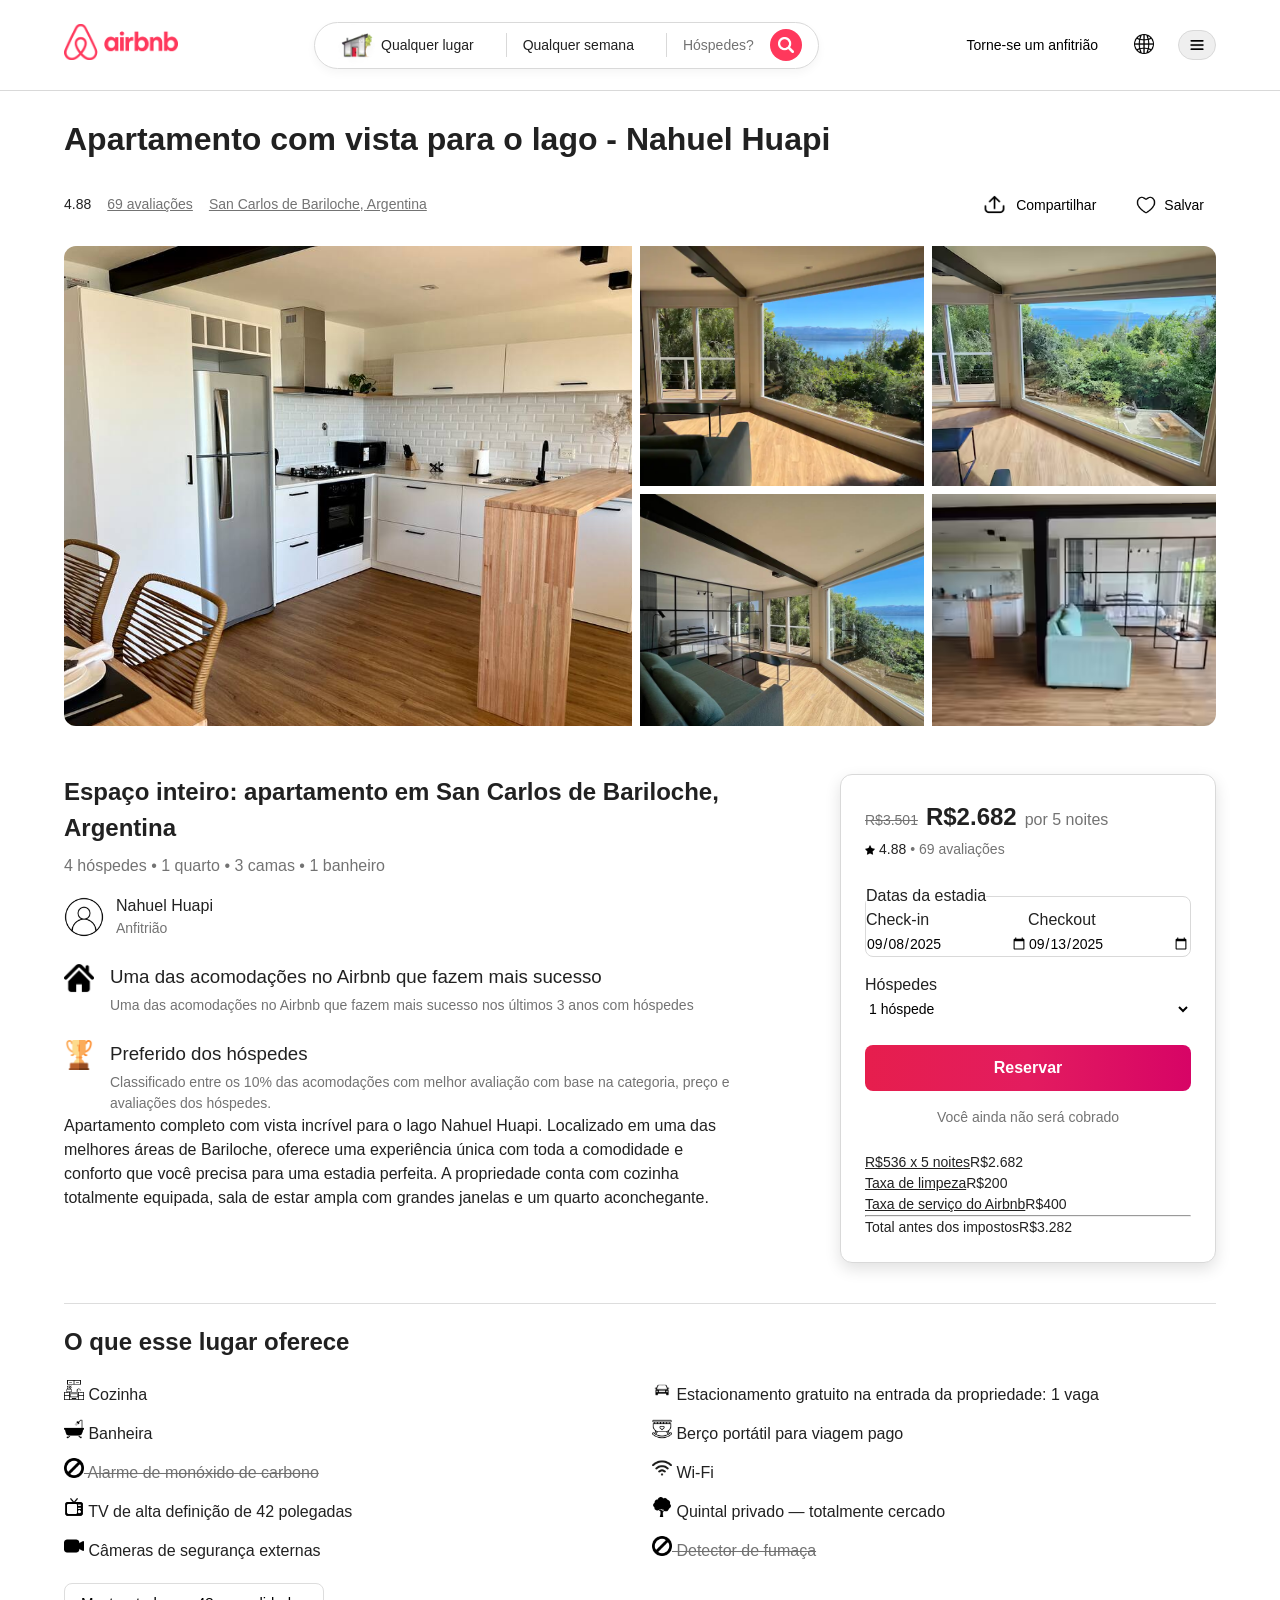
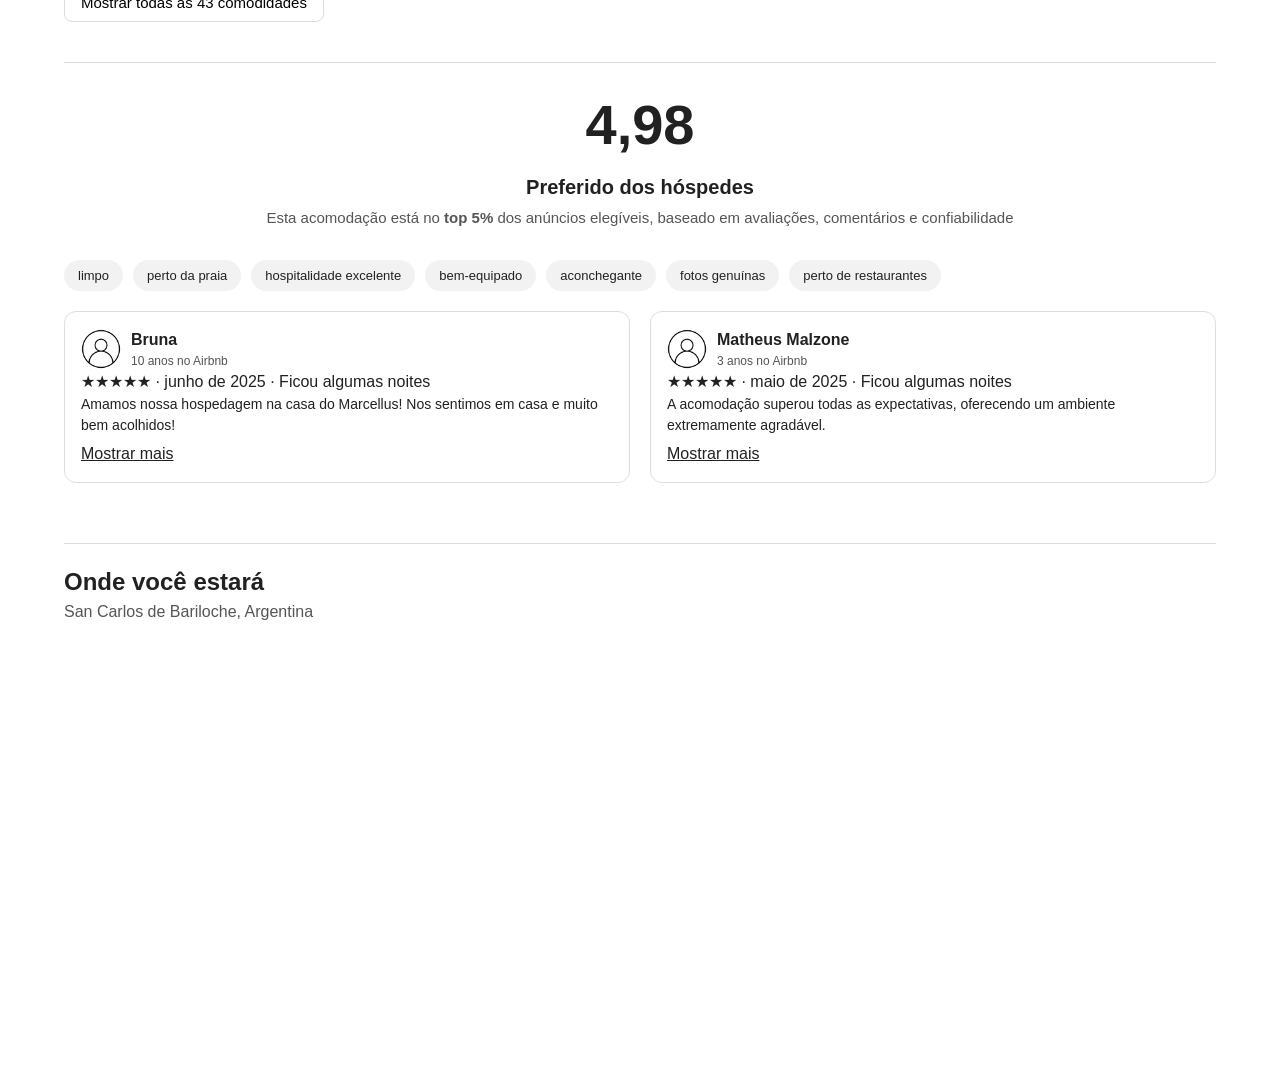
<file: index.html>
<!DOCTYPE html>
<html lang="pt-BR">
<head>
  <meta charset="UTF-8">
  <meta name="viewport" content="width=device-width, initial-scale=1.0">
  <title>Apartamento com vista para o lago - Nahuel Huapi</title>
  <meta name="description" content="Apartamento completo com vista incrível para o lago Nahuel Huapi em San Carlos de Bariloche, Argentina">
  <link rel="icon" type="image/png" href="./img/logoTopo.png">
  <link rel="stylesheet" href="./css/style.css">
</head>
<body>
  <header class="cabecalho">
    <div class="container-airbnb">
      <div class="conteudo-cabecalho">
        <div class="logo">
          <img src="./img/logo.png" alt="Logo Airbnb">
        </div>

        <nav class="barra-pesquisa" aria-label="Pesquisar imóveis">
          <div class="conteudo-pesquisa">
            <img src="img/nav_casa.png" style="width: 50px;" alt="Ícone de casa">
            <span class="item-pesquisa">Qualquer lugar</span>
            <span class="divisor-pesquisa"></span>
            <span class="item-pesquisa">Qualquer semana</span>
            <span class="divisor-pesquisa"></span>
            <span class="item-pesquisa-suave">Hóspedes?</span>
            <button class="botao-pesquisa" aria-label="Buscar">
              <img src="img/search_logo.png" alt="Ícone de lupa para busca">
            </button>
          </div>
        </nav>

        <div class="cabecalho-direita">
          <button class="botao-anfitriao">Torne-se um anfitrião</button>
          <button class="botao-icone" aria-label="Selecionar idioma">
            <img src="img/globo.png" style="width: 20px;" alt="Ícone de globo terrestre">
          </button>
          <button class="menu-perfil" aria-label="Menu do usuário">
            <img src="img/menu.png" style="width: 20px;" alt="Ícone de menu">
          </button>
        </div>
      </div>
    </div>
  </header>

  <main class="container-airbnb conteudo-principal">
    <header class="cabecalho-imovel">
      <h1 class="titulo-imovel">Apartamento com vista para o lago - Nahuel Huapi</h1>
      <div class="meta-imovel">
        <div class="informacoes-imovel">
          <output class="avaliacao" aria-label="Nota de avaliação">4.88</output>
          <a href="#avaliacoes" class="link-avaliacoes">69 avaliações</a>
          <p class="link-localizacao">San Carlos de Bariloche, Argentina</p>
        </div>
        <div class="acoes-imovel">
          <button class="botao-acao">
            <img src="img/compartilhar.png" style="width: 27px;" alt="Ícone compartilhar">
            Compartilhar
          </button>
          <button class="botao-acao">
            <img src="img/coracao.png" style="width: 20px;" alt="Ícone coração salvar">
            Salvar
          </button>
        </div>
      </div>
    </header>

    <section class="grade-fotos" aria-label="Galeria de imagens do imóvel">
      <figure class="foto-principal">
        <img src="./img/img1.png" alt="Cozinha moderna com vista para o lago">
      </figure>
      <figure class="item-foto foto2">
        <img src="./img/img2.png" alt="Sala de estar aconchegante">
      </figure>
      <figure class="item-foto foto3">
        <img src="./img/img3.png" alt="Sacada com vista panorâmica para o lago">
      </figure>
      <figure class="item-foto foto4">
        <img src="./img/img4.png" alt="Cozinha equipada com eletrodomésticos">
      </figure>
      <figure class="item-foto foto5">
        <img src="./img/img5.png" alt="Cozinha integrada à sala de estar">
      </figure>
    </section>

    <section class="grade-conteudo">
      <article class="lado-esquerdo">
        <section class="detalhes-imovel">
          <h2 class="titulo-secao">Espaço inteiro: apartamento em San Carlos de Bariloche, Argentina</h2>
          <p class="especificacoes-imovel">4 hóspedes • 1 quarto • 3 camas • 1 banheiro</p>
        </section>

        <section class="caracteristicas">
          <div class="informacoes-anfitriao">
            <div class="usuario-avaliacao">
              <img src="./img/user.png" alt="Avatar do anfitrião">
            </div>
            <div class="detalhes-anfitriao">
              <p class="nome-anfitriao">Nahuel Huapi</p>
              <p class="rotulo-anfitriao">Anfitrião</p>
            </div>
          </div>
          <article class="item-caracteristica">
            <img src="./img/home.png" style="width: 30px;" alt="Ícone de casa">
            <div>
              <h3 class="titulo-caracteristica">Uma das acomodações no Airbnb que fazem mais sucesso</h3>
              <p class="descricao-caracteristica">Uma das acomodações no Airbnb que fazem mais sucesso nos últimos 3 anos com hóspedes</p>
            </div>
          </article>
          <article class="item-caracteristica">
            <img src="./img/taca.png" style="width: 30px;" alt="Ícone de taça de prêmio">
            <div>
              <h3 class="titulo-caracteristica">Preferido dos hóspedes</h3>
              <p class="descricao-caracteristica">Classificado entre os 10% das acomodações com melhor avaliação com base na categoria, preço e avaliações dos hóspedes.</p>
            </div>
          </article>
        </section>

        <section class="descricao">
          <p>
            Apartamento completo com vista incrível para o lago Nahuel Huapi. Localizado em uma das melhores áreas de Bariloche, oferece uma experiência única com toda a comodidade e conforto que você precisa para uma estadia perfeita. A propriedade conta com cozinha totalmente equipada, sala de estar ampla com grandes janelas e um quarto aconchegante.
          </p>
        </section>
      </article>

      <aside class="cartao-reserva" aria-label="Reserva do imóvel">
        <header class="cabecalho-preco">
          <div class="linha-preco">
            <s class="preco-antigo">R$3.501</s>
            <strong class="preco-atual">R$2.682</strong>
            <span class="periodo-preco">por 5 noites</span>
          </div>
          <div class="linha-avaliacao">
            <img src="./img/star.png" style="width: 10px;" alt="Ícone estrela">
            <output class="nota-avaliacao">4.88</output>
            <span class="avaliacoes-quantidade">• 69 avaliações</span>
          </div>
        </header>

        <form class="formulario-reserva">
          <fieldset class="inputs-data">
            <legend>Datas da estadia</legend>
            <label>Check-in
              <input type="date" value="2025-09-08" class="campo-data">
            </label>
            <label>Checkout
              <input type="date" value="2025-09-13" class="campo-data">
            </label>
          </fieldset>

          <label>Hóspedes
            <select class="campo-hospedes">
              <option value="1">1 hóspede</option>
              <option value="2">2 hóspedes</option>
              <option value="3">3 hóspedes</option>
              <option value="4">4 hóspedes</option>
            </select>
          </label>
        </form>

        <button class="botao-reservar">Reservar</button>
        <p class="texto-sem-cobranca">Você ainda não será cobrado</p>

        <section class="detalhes-preco">
          <p><span class="rotulo-preco">R$536 x 5 noites</span><span class="valor-preco">R$2.682</span></p>
          <p><span class="rotulo-preco">Taxa de limpeza</span><span class="valor-preco">R$200</span></p>
          <p><span class="rotulo-preco">Taxa de serviço do Airbnb</span><span class="valor-preco">R$400</span></p>
          <hr>
          <p class="total"><span>Total antes dos impostos</span><span class="valor-preco">R$3.282</span></p>
        </section>
      </aside>
    </section>

    <section class="comodidades">
      <h2>O que esse lugar oferece</h2>
      <ul class="grade-comodidades">
        <li><img src="./img/cozinha.png" style="width: 20px;" alt="Ícone cozinha"> Cozinha</li>
        <li><img src="./img/car.png" style="width: 20px;" alt="Ícone carro estacionamento"> Estacionamento gratuito na entrada da propriedade: 1 vaga</li>
        <li><img src="./img/banheira.png" style="width: 20px;" alt="Ícone banheira"> Banheira</li>
        <li><img src="./img/berco.png" style="width: 20px;" alt="Ícone berço"> Berço portátil para viagem pago</li>
        <li class="indisponivel"><img src="./img/block.png" style="width: 20px;" alt="Ícone de item indisponível"> Alarme de monóxido de carbono</li>
        <li><img src="./img/wifi.png" style="width: 20px;" alt="Ícone Wi-Fi"> Wi-Fi</li>
        <li><img src="./img/tv.png" style="width: 20px;" alt="Ícone TV"> TV de alta definição de 42 polegadas</li>
        <li><img src="./img/arvore.png" style="width: 20px;" alt="Ícone árvore quintal"> Quintal privado — totalmente cercado</li>
        <li><img src="./img/camera-de-video.png" style="width: 20px;" alt="Ícone câmera de segurança"> Câmeras de segurança externas</li>
        <li class="indisponivel"><img src="./img/block.png" style="width: 20px;" alt="Ícone de item indisponível"> Detector de fumaça</li>
      </ul>
      <button class="botao-mostrar-tudo">Mostrar todas as 43 comodidades</button>
    </section>

    <section class="secao-avaliacoes" id="avaliacoes">
      <header class="cabecalho-avaliacoes">
        <h2 class="nota-avaliacoes">4,98</h2>
        <p class="subtitulo-avaliacoes">Preferido dos hóspedes</p>
        <p class="descricao-avaliacoes">
          Esta acomodação está no <b>top 5%</b> dos anúncios elegíveis, baseado em avaliações,
          comentários e confiabilidade
        </p>
      </header>

      <div class="tags-avaliacoes">
        <span>limpo</span>
        <span>perto da praia</span>
        <span>hospitalidade excelente</span>
        <span>bem-equipado</span>
        <span>aconchegante</span>
        <span>fotos genuínas</span>
        <span>perto de restaurantes</span>
      </div>

      <div class="grade-avaliacoes">
        <article class="cartao-avaliacao">
          <header class="usuario-avaliacao">
            <img src="./img/user.png" alt="Foto de perfil de Bruna">
            <div>
              <p class="nome-usuario">Bruna</p>
              <p class="meta-usuario">10 anos no Airbnb</p>
            </div>
          </header>
          <p class="data-avaliacao">★★★★★ · junho de 2025 · Ficou algumas noites</p>
          <blockquote class="texto-avaliacao">
            Amamos nossa hospedagem na casa do Marcellus! Nos sentimos em casa e muito bem acolhidos!
          </blockquote>
          <a class="mostrar-mais" href="#">Mostrar mais</a>
        </article>

        <article class="cartao-avaliacao">
          <header class="usuario-avaliacao">
            <img src="./img/user.png" alt="Foto de perfil de Matheus Malzone">
            <div>
              <p class="nome-usuario">Matheus Malzone</p>
              <p class="meta-usuario">3 anos no Airbnb</p>
            </div>
          </header>
          <p class="data-avaliacao">★★★★★ · maio de 2025 · Ficou algumas noites</p>
          <blockquote class="texto-avaliacao">
            A acomodação superou todas as expectativas, oferecendo um ambiente extremamente agradável.
          </blockquote>
          <a class="mostrar-mais" href="#">Mostrar mais</a>
        </article>
      </div>
    </section>

    <section class="localizacao">
      <h2>Onde você estará</h2>
      <p>San Carlos de Bariloche, Argentina</p>
      <div class="mapa">
        <iframe src="https://www.google.com/maps/embed?pb=!1m18!1m12!1m3!1d192948.50272679026!2d-71.65351771319361!3d-40.91968464747625!2m3!1f0!2f0!3f0!3m2!1i1024!2i768!4f13.1!3m3!1m2!1s0x961a79801a3bf193%3A0x68e6af8aed3dbc6c!2sLago%20Nahuel%20Huapi!5e0!3m2!1spt-BR!2sbr!4v1757284327542!5m2!1spt-BR!2sbr" width="100%" height="450" style="border:0;" allowfullscreen="" loading="lazy" referrerpolicy="no-referrer-when-downgrade" title="Mapa mostrando a localização do Lago Nahuel Huapi"></iframe>
      </div>
    </section>
  </main>
</body>
</html>
</file>
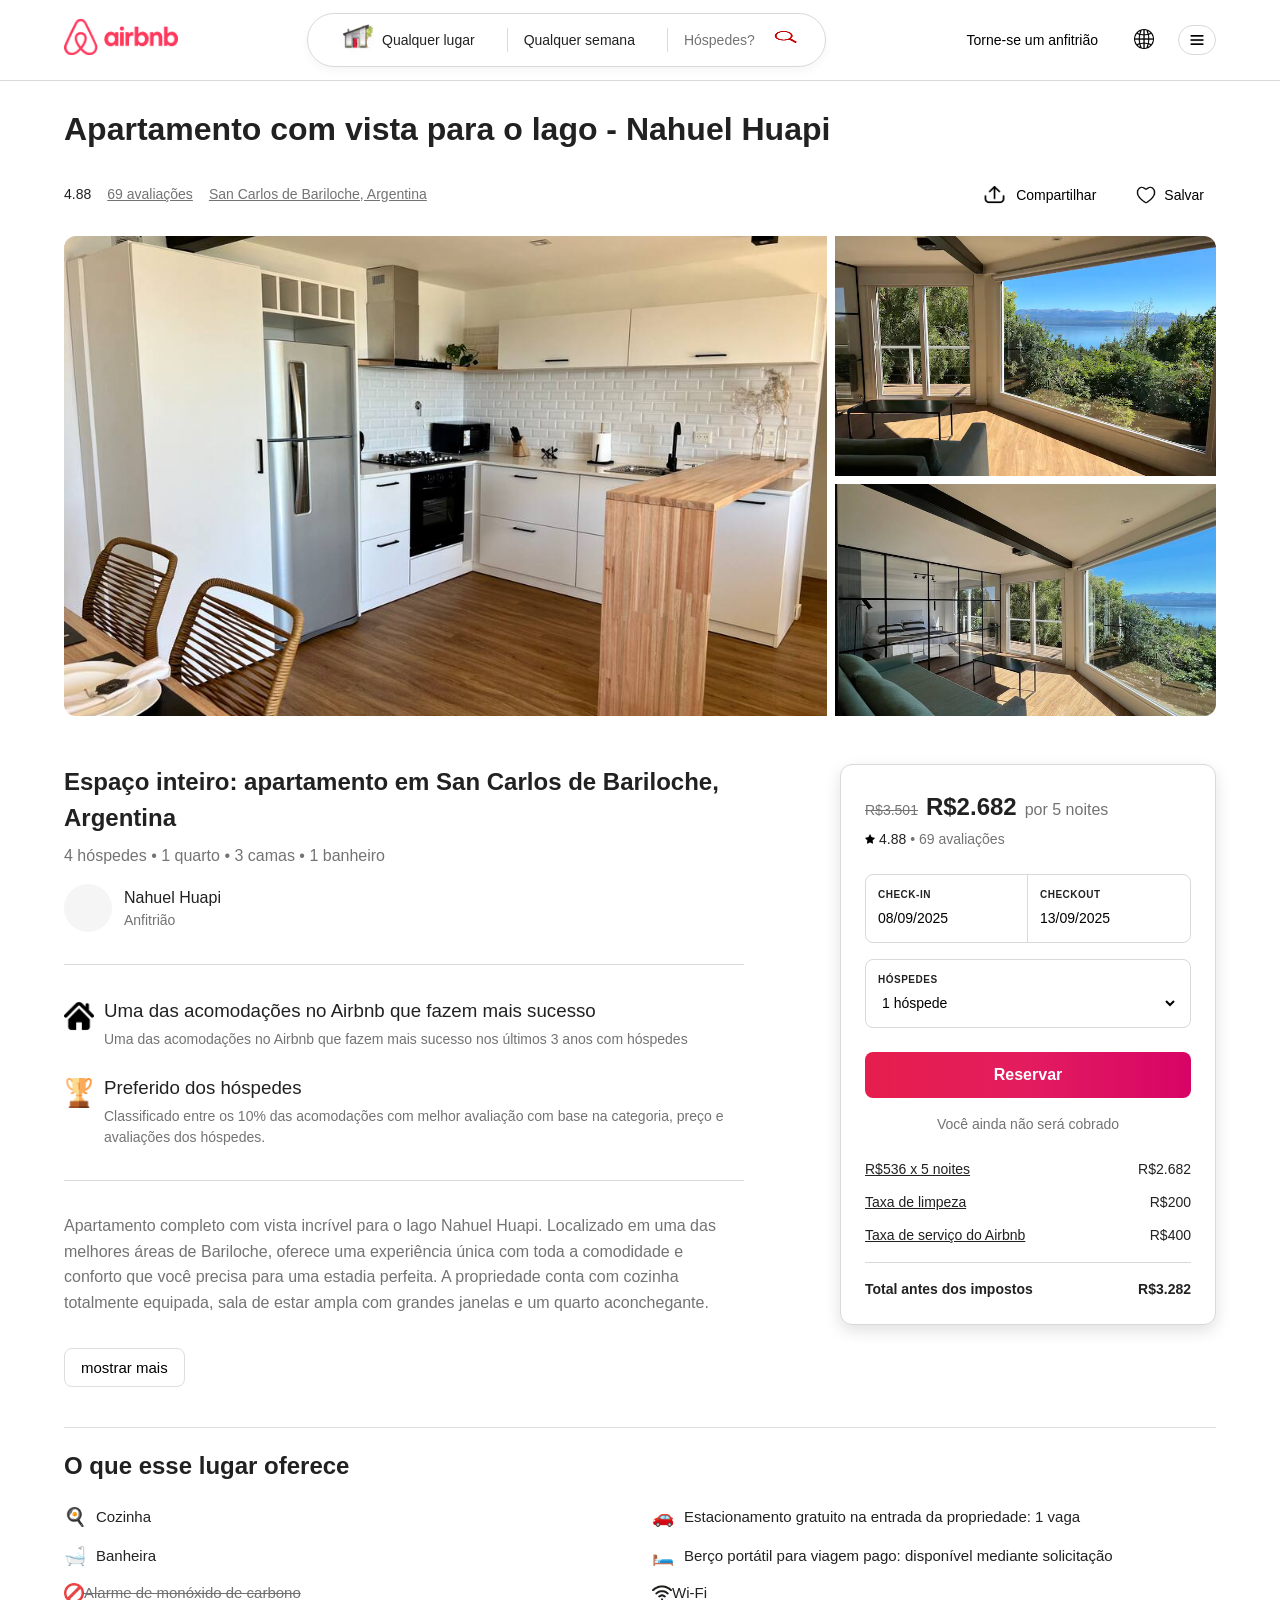
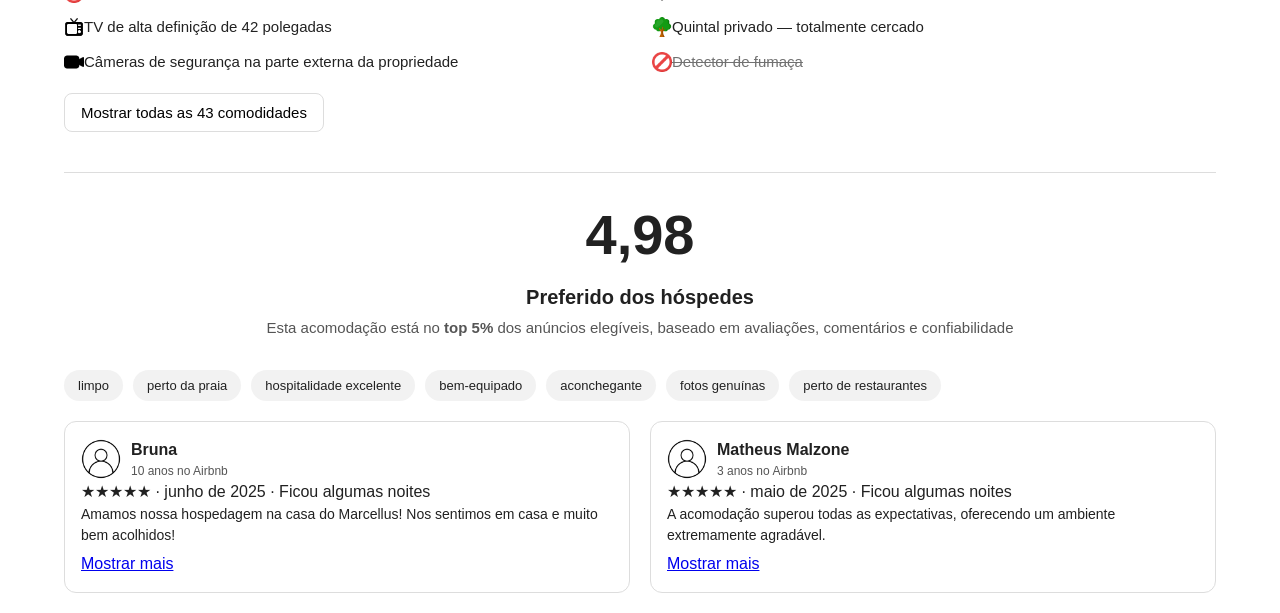
<file: Downloads/cp-airbnb-main/index.html>
<!DOCTYPE html>
<html lang="pt-BR">
<head>
  <meta charset="UTF-8">
  <meta name="viewport" content="width=device-width, initial-scale=1.0">
  <title>Apartamento com vista para o lago - Nahuel Huapi</title>
  <meta name="description" content="Apartamento completo com vista incrível para o lago Nahuel Huapi em San Carlos de Bariloche, Argentina">
  <link rel="stylesheet" href="./css/style.css">
</head>
<body>
  <header class="cabecalho">
    <div class="container-airbnb">
      <div class="conteudo-cabecalho">
        <div class="logo">
          <img src="./img/logo.png" alt="">
        </div>
        <div class="barra-pesquisa">
          <div class="conteudo-pesquisa">
            <div> <img src="img/nav_casa.png" style="width: 50px;"  alt="casa"></div>
            <span class="item-pesquisa">Qualquer lugar</span>
            <div class="divisor-pesquisa"></div>
            <span class="item-pesquisa">Qualquer semana</span>
            <div class="divisor-pesquisa"></div>
            <span class="item-pesquisa-suave">Hóspedes?</span>
            <div class="botao-pesquisa">
              <img src="img/lupa-removebg-preview.png" style="width: 30px;" alt="lupa">
            </div>
          </div>
        </div>
        <div class="cabecalho-direita">
          <button class="botao-anfitriao">Torne-se um anfitrião</button>
          <button class="botao-icone">
            <img src="img/globo.png"  style="width: 20px;"  alt="globo">
          </button>
          <div class="menu-perfil">
            <img src="img/menu.png" style="width: 20px;"  alt="menu">
          </div>
        </div>
      </div>
    </div>
  </header>

  <main class="container-airbnb conteudo-principal">
    <div class="cabecalho-imovel">
      <h1 class="titulo-imovel">Apartamento com vista para o lago - Nahuel Huapi</h1>
      <div class="meta-imovel">
        <div class="informacoes-imovel">
          <div class="avaliacao">
            <span class="nota-avaliacao">4.88</span>
          </div>
          <span class="link-avaliacoes">69 avaliações</span>
          <span class="link-localizacao">San Carlos de Bariloche, Argentina</span>
        </div>
        <div class="acoes-imovel">
          <button class="botao-acao">
            <img src="img/compartilhar.png" style="width: 27px;" alt="compartilhar">
            Compartilhar
          </button>
          <button class="botao-acao">
            <img src="img/coracao.png" style="width: 20px;"  alt="heart">
            Salvar
          </button>
        </div>
      </div>
    </div>

    <div class="grade-fotos">
      <div class="foto-principal">
        <img src="./img/img1.png" alt="Modern kitchen with lake view">
      </div>
      <div class="item-foto foto2">
        <img src="./img/img2.png" alt="Living room">
      </div>
      <div class="item-foto foto3">
        <img src="./img/img3.png" alt="Balcony">
      </div>
    </div>

    <div class="grade-conteudo">
      <div class="lado-esquerdo">
        <div class="secao detalhes-imovel">
          <h2 class="titulo-secao">Espaço inteiro: apartamento em San Carlos de Bariloche, Argentina</h2>
          <p class="especificacoes-imovel">4 hóspedes • 1 quarto • 3 camas • 1 banheiro</p>
          <div class="informacoes-anfitriao">
            <div class="avatar-anfitriao"></div>
            <div class="detalhes-anfitriao">
              <p class="nome-anfitriao">Nahuel Huapi</p>
              <p class="rotulo-anfitriao">Anfitrião</p>
            </div>
          </div>
        </div>

        <div class="secao caracteristicas">
          <div class="item-caracteristica">
            <div class="icone-caracteristica">
              <img src="./img/home.png"  style="width: 30px;" alt="home">
            </div>
            <div class="conteudo-caracteristica">
              <h3 class="titulo-caracteristica">Uma das acomodações no Airbnb que fazem mais sucesso</h3>
              <p class="descricao-caracteristica">Uma das acomodações no Airbnb que fazem mais sucesso nos últimos 3 anos com hóspedes</p>
            </div>
          </div>
          <div class="item-caracteristica">
            <div class="icone-caracteristica">
              <img src="./img/taca.png" style="width: 30px;" alt="taça">
            </div>
            <div class="conteudo-caracteristica">
              <h3 class="titulo-caracteristica">Preferido dos hóspedes</h3>
              <p class="descricao-caracteristica">Classificado entre os 10% das acomodações com melhor avaliação com base na categoria, preço e avaliações dos hóspedes.</p>
            </div>
          </div>
        </div>

        <div class="secao descricao">
          <p class="texto-descricao">
            Apartamento completo com vista incrível para o lago Nahuel Huapi. Localizado em uma das melhores áreas de Bariloche, oferece uma experiência única com toda a comodidade e conforto que você precisa para uma estadia perfeita. A propriedade conta com cozinha totalmente equipada, sala de estar ampla com grandes janelas e um quarto aconchegante.
          </p>
        </div>
      </div>

      <div class="cartao-reserva">
        <div class="cabecalho-preco">
          <div class="linha-preco">
            <span class="preco-antigo">R$3.501</span>
            <span class="preco-atual">R$2.682</span>
            <span class="periodo-preco">por 5 noites</span>
          </div>
          <div class="linha-avaliacao">
            <div class="estrela">
              <img src="./img/star.png"  style="width: 10px;"  alt="star">
            </div>
            <span class="nota-avaliacao">4.88</span>
            <span class="avaliacoes-quantidade">• 69 avaliações</span>
          </div>
        </div>

        <div class="formulario-reserva">
          <div class="inputs-data">
            <div class="input-data">
              <label class="rotulo-input">Check-in</label>
              <input type="text" value="08/09/2025" class="campo-data">
            </div>
            <div class="input-data">
              <label class="rotulo-input">Checkout</label>
              <input type="text" value="13/09/2025" class="campo-data">
            </div>
          </div>
          <div class="input-hospedes">
            <label class="rotulo-input">Hóspedes</label>
            <select class="campo-hospedes">
              <option value="1">1 hóspede</option>
              <option value="2">2 hóspedes</option>
              <option value="3">3 hóspedes</option>
              <option value="4">4 hóspedes</option>
            </select>
          </div>
        </div>

        <button class="botao-reservar">Reservar</button>
        <p class="texto-sem-cobranca">Você ainda não será cobrado</p>

        <div class="detalhes-preco">
          <div class="linha-preco-item"><span class="rotulo-preco">R$536 x 5 noites</span><span class="valor-preco">R$2.682</span></div>
          <div class="linha-preco-item"><span class="rotulo-preco">Taxa de limpeza</span><span class="valor-preco">R$200</span></div>
          <div class="linha-preco-item"><span class="rotulo-preco">Taxa de serviço do Airbnb</span><span class="valor-preco">R$400</span></div>
          <hr class="divisor-preco">
          <div class="linha-preco-item total"><span class="rotulo-preco">Total antes dos impostos</span><span class="valor-preco">R$3.282</span></div>
        </div>
      </div>
    </div>

    <div>
      <button class="mostrar-mais">  mostrar mais</button>
    </div>

    <section class="comodidades">
      <h2 class="titulo">O que esse lugar oferece</h2>

      <div class="grade-comodidades">
        <div class="item-comodidade">
          <span class="icone">🍳</span> Cozinha
        </div>
        <div class="item-comodidade">
          <span class="icone">🚗</span> Estacionamento gratuito na entrada da propriedade: 1 vaga
        </div>
        <div class="item-comodidade">
          <span class="icone">🛁</span> Banheira
        </div>
        <div class="item-comodidade">
          <span class="icone">🛏️</span> Berço portátil para viagem pago: disponível mediante solicitação
        </div>
        <div class="item-comodidade indisponivel">
          <img src="./img/proibido.png" style="width: 20px;" alt="proibido"> Alarme de monóxido de carbono
        </div>
        <div class="item-comodidade">
          <img src="./img/wifi.png"  style="width: 20px;" alt="wifi"> Wi-Fi
        </div>
        <div class="item-comodidade">
          <img src="./img/tv.png" style="width: 20px;" alt="tv"> TV de alta definição de 42 polegadas
        </div>
        <div class="item-comodidade">
          <img src="./img/arvore.png" style="width: 20px;" alt="arvore"> Quintal privado — totalmente cercado
        </div>
        <div class="item-comodidade">
          <img src="./img/camera-de-video.png" style="width: 20px;" alt="camera"> Câmeras de segurança na parte externa da propriedade
        </div>
        <div class="item-comodidade indisponivel">
          <img src="./img/proibido.png" style="width: 20px;" alt="proibido"> Detector de fumaça
        </div>
      </div>

      <button class="botao-mostrar-tudo">Mostrar todas as 43 comodidades</button>
    </section>

    <section class="secao-avaliacoes">
      <div class="cabecalho-avaliacoes">
        <h2 class="nota-avaliacoes">4,98</h2>
        <p class="subtitulo-avaliacoes">Preferido dos hóspedes</p>
        <p class="descricao-avaliacoes">
          Esta acomodação está no <b>top 5%</b> dos anúncios elegíveis, baseado em avaliações,
          comentários e confiabilidade
        </p>
      </div>

      <div class="tags-avaliacoes">
        <span>limpo</span>
        <span>perto da praia</span>
        <span>hospitalidade excelente</span>
        <span>bem-equipado</span>
        <span>aconchegante</span>
        <span>fotos genuínas</span>
        <span>perto de restaurantes</span>
      </div>

      <div class="grade-avaliacoes">
        <div class="cartao-avaliacao">
          <div class="usuario-avaliacao">
            <img src="./img/user.png" alt="Bruna">
            <div>
              <p class="nome-usuario">Bruna</p>
              <p class="meta-usuario">10 anos no Airbnb</p>
            </div>
          </div>
          <p class="data-avaliacao">★★★★★ · junho de 2025 · Ficou algumas noites</p>
          <p class="texto-avaliacao">
            Amamos nossa hospedagem na casa do Marcellus! Nos sentimos em casa e muito bem acolhidos!
          </p>
          <a href="#">Mostrar mais</a>
        </div>

        <div class="cartao-avaliacao">
          <div class="usuario-avaliacao">
            <img src="./img/user.png" alt="Matheus Malzone">
            <div>
              <p class="nome-usuario">Matheus Malzone</p>
              <p class="meta-usuario">3 anos no Airbnb</p>
            </div>
          </div>
          <p class="data-avaliacao">★★★★★ · maio de 2025 · Ficou algumas noites</p>
          <p class="texto-avaliacao">
            A acomodação superou todas as expectativas, oferecendo um ambiente extremamente agradável.
          </p>
          <a href="#">Mostrar mais</a>
        </div>
      </div>
    </section>
  </main>
</body>
</html>
</file>
<file: css/style.css>
* {
    margin: 0;
    padding: 0;
    box-sizing: border-box;
}

html, body {
    height: 100%;
}

body {
    font-family: 'Circular', -apple-system, BlinkMacSystemFont, 'Segoe UI', 'Roboto', 'Helvetica Neue', Arial, sans-serif;
    background-color: #ffffff;
    color: #212121;
    line-height: 1.5;
}


.container-airbnb {
    max-width: 75rem;     
    margin: 0 auto;
    padding: 0 1.5rem;  
}

.cabecalho {
    border-bottom: 0.0625rem solid #d9d9d9;
    background-color: #ffffff;
    position: sticky;
    top: 0;
    z-index: 50;
}

.conteudo-cabecalho {
    display: flex;
    align-items: center;
    justify-content: space-between;
    height: 10vh;  
}

.logo img {
    height: 4vh;
}

.barra-pesquisa {
    display: flex;
    border: 0.06rem solid #d9d9d9;
    border-radius: 9999px;
    padding: 0 1rem;
    box-shadow: 0 0.25rem 0.625rem rgba(0,0,0,0.04); 
    cursor: pointer;
    transition: box-shadow 0.2s ease;
}

.barra-pesquisa:hover {
    box-shadow: 0 0.125rem 0.25rem rgba(0,0,0,0.12); 
}

.conteudo-pesquisa {
    display: flex;
    align-items: center;
    padding: 0;
}

.item-pesquisa {
    font-size: 0.875rem;    
    font-weight: 500;
    margin-right: 1rem;    
}

.item-pesquisa-suave {
    font-size: 0.875rem;   
    color: #737373;
    margin-right: 1rem;     
}

.divisor-pesquisa {
    width: 0.0625rem;      
    height: 1.5rem;        
    background-color: #d9d9d9;
    margin: 0 1rem;    
}

.botao-pesquisa {
  width: 2rem;
  height: 2rem;
  display: flex;
  align-items: center;
  justify-content: center;
  background-color: #ff385c;
  border: none;
  border-radius: 50%; 
  cursor: pointer;
}
.botao-pesquisa img {
    width: 1rem;           
    height: 1rem;         
}

.cabecalho-direita {
    display: flex;
    align-items: center;
    gap: 1rem;           
}

.botao-anfitriao {
    display: block;
    font-size: 0.875rem; 
    font-weight: 500;
    background: none;
    border: none;
    padding: 0.75rem;
    border-radius: 1rem;
    cursor: pointer;
    transition: background-color 0.2s ease;
}

.botao-anfitriao:hover {
    background-color: #f5f5f5;
}

.botao-icone {
    background: none;
    border: none;
    padding: 0.5rem;
    border-radius: 50%;
    cursor: pointer;
    transition: background-color 0.2s ease;
}

.botao-icone:hover {
    background-color: #f5f5f5;
}

.menu-perfil {
    display: flex;
    align-items: center;
    border: 0.0625rem solid #d9d9d9;
    border-radius: 9999px;
    padding: 0.25rem 0.5rem;
    cursor: pointer;
    transition: box-shadow 0.2s ease;
}

.menu-perfil:hover {
    box-shadow: 0 0.125rem 0.25rem rgba(0,0,0,0.12);
}



.conteudo-principal {
    padding-top: 1.5rem;
}

.cabecalho-imovel {
    margin-bottom: 1rem;
}

.titulo-imovel {
    font-size: 2rem;
    font-weight: 600;
    color: #212121;
    margin-bottom: 1rem;
}

.meta-imovel {
    display: flex;
    align-items: center;
    justify-content: space-between;
    flex-wrap: wrap;
    gap: 1rem;
}

.informacoes-imovel {
    display: flex;
    align-items: center;
    gap: 1rem;
    font-size: 0.875rem;
}

.avaliacao {
    display: flex;
    align-items: center;
    gap: 0.25rem;
}

.nota-avaliacao {
    font-weight: 500;
}

.link-avaliacoes,
.link-localizacao {
    color: #737373;
    text-decoration: underline;
    cursor: pointer;
}

.acoes-imovel {
    display: flex;
    align-items: center;
    gap: 1rem;
}

.botao-acao {
    display: flex;
    align-items: center;
    gap: 0.5rem;
    font-size: 0.875rem;
    font-weight: 500;
    background: none;
    border: none;
    padding: 0.75rem;
    border-radius: 0.5rem;
    cursor: pointer;
    transition: background-color 0.2s ease;
}

.botao-acao:hover {
    background-color: #f5f5f5;
}

.grade-fotos {
    display: grid;
    grid-template-columns: 2fr 1fr 1fr;
    grid-template-rows: repeat(2, 15rem);
    gap: 0.5rem;
    border-radius: 0.75rem;
    overflow: hidden;
    height: 30rem;
    margin-bottom: 3rem;
}

.foto-principal {
    grid-column: 1 / 2; 
    grid-row: 1 / 3;    
    position: relative;
    overflow: hidden;
}

.galeria-fotos {
    display: grid;
    grid-template-rows: repeat(2, 1fr);
    gap: 0.5rem;
}

.item-foto {
    position: relative;
    overflow: hidden;
    background: #f5f5f5;
}

.item-foto img,
.foto-principal img {
    width: 100%;
    height: 100%;
    object-fit: cover;
    transition: transform 0.3s ease;
}

.item-foto:hover img,
.foto-principal:hover img {
    transform: scale(1.04);
}

.foto2 {
    grid-column: 2 / 2;
    grid-row: 1 / 2;
}

.foto3 {
    grid-column: 2 / 2;
    grid-row: 2 / 3;
}

.foto4 {
    grid-column: 3 / 3;
    grid-row: 1 / 2;
}

.foto5 {
    grid-column: 3 / 3;
    grid-row: 2 / 3;
}

.grade-conteudo {
    display: grid;
    gap: 6rem;
    grid-template-columns: 1fr 23.5rem;
    align-items: start;
}

.secao {
    padding-bottom: 2rem;
    border-bottom: 0.0625rem solid #d9d9d9;
    margin-bottom: 2rem;
}

.secao:last-child {
    border-bottom: none;
    margin-bottom: 0;
}

.titulo-secao {
    font-size: 1.5rem;
    font-weight: 600;
    margin-bottom: 0.5rem;
}

.especificacoes-imovel {
    color: #737373;
    margin-bottom: 1rem;
}

.informacoes-anfitriao {
    display: flex;
    align-items: center;
    gap: 0.75rem;
}

.avatar-anfitriao {
    width: 1rem;
    height: 1rem;
    background-color: #f5f5f5;
    border-radius: 50%;
}

.nome-anfitriao {
    font-weight: 500;
}

.rotulo-anfitriao {
    font-size: 0.875rem;
    color: #737373;
}

.caracteristicas {
    display: flex;
    flex-direction: column;
    gap: 1.5rem;
}

.item-caracteristica {
    display: flex;
    align-items: flex-start;
    gap: 1rem;
}

.icone-caracteristica {
    width: 1.75rem;
    height: 1.75rem;
    margin-top: 0.125rem;
    flex-shrink: 0;
    color: #555;
}

.icone-caracteristica svg {
    width: 100%;
    height: 100%;
    fill: currentColor;
}

.titulo-caracteristica {
    font-weight: 500;
    margin-bottom: 0.25rem;
}

.descricao-caracteristica {
    font-size: 0.875rem;
    color: #737373;
}

.texto-descricao {
    color: #737373;
    line-height: 1.6;
}

.cartao-reserva {
    background: #fff;
    border: 0.0625rem solid #d9d9d9;
    border-radius: 0.75rem;
    padding: 1.5rem;
    position: sticky;
    top: 10vh;
    box-shadow: 0 0.375rem 1rem rgba(0, 0, 0, 0.12);
}

.cabecalho-preco {
    margin-bottom: 1.5rem;
}

.linha-preco {
    display: flex;
    align-items: baseline;
    gap: 0.5rem;
    margin-bottom: 0.25rem;
}

.preco-antigo {
    font-size: 0.875rem;
    color: #737373;
    text-decoration: line-through;
}

.preco-atual {
    font-size: 1.5rem;
    font-weight: 600;
}

.periodo-preco {
    color: #737373;
}

.linha-avaliacao {
    display: flex;
    align-items: center;
    gap: 0.25rem;
    font-size: 0.875rem;
}

.avaliacoes-quantidade {
    color: #737373;
}

.formulario-reserva {
    margin-bottom: 1.5rem;
}

.inputs-data {
    display: grid;
    grid-template-columns: 1fr 1fr;
    border: 0.0625rem solid #d9d9d9;
    border-radius: 0.5rem;
    overflow: hidden;
    margin-bottom: 1rem;
}

.input-data {
    padding: 0.75rem;
}

.input-data:first-child {
    border-right: 0.0625rem solid #d9d9d9;
}

.rotulo-input {
    display: block;
    font-size: 0.625rem;
    font-weight: 600;
    text-transform: uppercase;
    letter-spacing: 0.05em;
    color: #212121;
    margin-bottom: 0.25rem;
}

.campo-data {
    width: 100%;
    font-size: 0.875rem;
    background: transparent;
    border: none;
    outline: none;
    font-family: inherit;
}

.input-hospedes {
    border: 0.0625rem solid #d9d9d9;
    border-radius: 0.5rem;
    padding: 0.75rem;
}

.campo-hospedes {
    width: 100%;
    font-size: 0.875rem;
    background: transparent;
    border: none;
    outline: none;
    font-family: inherit;
    cursor: pointer;
}

.botao-reservar {
    background: linear-gradient(to right, #e61e4d 0%, #e31c5f 50%, #d70466 100%);
    color: white;
    border: none;
    border-radius: 0.5rem;
    padding: 0.875rem 1.5rem;
    font-weight: 600;
    font-size: 1rem;
    cursor: pointer;
    transition: all 0.2s ease;
    width: 100%;
    margin-bottom: 1rem;
    font-family: inherit;
}

.botao-reservar:hover {
    background: linear-gradient(to right, #d50027 0%, #d50027 50%, #d50027 100%);
    transform: translateY(-0.0625rem);
    box-shadow: 0 0.125rem 0.25rem rgba(0,0,0,0.18);
}

.texto-sem-cobranca {
    font-size: 0.875rem;
    text-align: center;
    color: #737373;
    margin-bottom: 1.5rem;
}

.detalhes-preco {
    font-size: 0.875rem;
}

.linha-preco-item {
    display: flex;
    justify-content: space-between;
    margin-bottom: 0.75rem;
}

.rotulo-preco {
    text-decoration: underline;
}

.divisor-preco {
    border: none;
    border-top: 0.0625rem solid #d9d9d9;
    margin: 1rem 0;
}

.linha-preco-item.total {
    font-weight: 600;
    margin-bottom: 0;
}

.linha-preco-item.total .rotulo-preco {
    text-decoration: none;
}

.comodidades {
    margin-top: 2.5rem;
    padding-top: 1.25rem;
    border-top: 0.0625rem solid #ddd;
}

.mostrar-mais {
    color: #222;
}

.grade-comodidades {
    display: grid;
    grid-template-columns: 1fr 1fr;
    column-gap: 1.5rem;
    row-gap: 0.75rem;
    margin: 1.25rem 0;
    max-width: 100%;
    list-style: none;
}

.item-comodidade {
    display: flex;
    align-items: center; 
    font-size: 1rem;
    color: #222;
    gap: 0.75rem;     
    margin-bottom: 0.625rem;
}

.item-comodidade img {
    width: 1.75rem;  
    height: 1.75rem;
    object-fit: contain;
}

.indisponivel {
    color: #717171;
    text-decoration: line-through;
}

.botao-mostrar-tudo {
    border: 0.0625rem solid #ddd;
    padding: 0.625rem 1rem;
    border-radius: 0.5rem;
    background: #fff;
    font-size: 0.9375rem;
    cursor: pointer;
    transition: background 0.2s;
}

.secao-avaliacoes {
    margin: 2.5rem 0;
    padding: 1.25rem 0;
    border-top: 0.0625rem solid #ddd;
}

.cabecalho-avaliacoes {
    text-align: center;
    margin-bottom: 1.875rem;
}

.nota-avaliacoes {
    font-size: 3.5rem;
    font-weight: bold;
    margin: 0;
}

.subtitulo-avaliacoes {
    font-size: 1.25rem;
    font-weight: 600;
    margin: 0.3125rem 0;
}

.descricao-avaliacoes {
    color: #555;
    font-size: 0.9375rem;
}

.tags-avaliacoes {
    display: flex;
    flex-wrap: wrap;
    gap: 0.625rem;
    margin: 1.25rem 0;
}

.tags-avaliacoes span {
    background: #f2f2f2;
    border-radius: 1.25rem;
    padding: 0.375rem 0.875rem;
    font-size: 0.8125rem;
}

.grade-avaliacoes {
    display: grid;
    grid-template-columns: repeat(2, 1fr);
    gap: 1.25rem;
    margin-top: 1.25rem;
}

.cartao-avaliacao {
    border: 0.0625rem solid #ddd;
    border-radius: 0.75rem;
    padding: 1rem;
    background: #fff;
}

.usuario-avaliacao {
    display: flex;
    align-items: center;
    gap: 0.625rem;
}

.usuario-avaliacao img {
    width: 2.5rem;
    height: 2.5rem;
    border-radius: 50%;
}

.nome-usuario {
    font-weight: 600;
    margin: 0;
}

.meta-usuario {
    font-size: 0.75rem;
    color: #555;
}

.review-date {
    font-size: 0.8125rem;
    color: #717171;
    margin: 0.5rem 0;
}

.texto-avaliacao {
    font-size: 0.875rem;
    margin-bottom: 0.375rem;
}

.localizacao {
  margin-top: 2.5rem;
  padding-top: 1.25rem;
  border-top: 0.0625rem solid #ddd;
}

.localizacao .titulo-secao {
  font-size: 1.5rem;
  font-weight: 600;
  margin-bottom: 0.5rem;
}

.localizacao p {
  color: #555;
  margin-bottom: 1rem;
}

.localizacao .mapa {
  width: 100%;
  height: 28.125rem;
  border-radius: 0.75rem;
  overflow: hidden;
}
</file>
<file: Downloads/cp-airbnb-main/css/style.css>
/* Reset básico */
* {
    margin: 0;
    padding: 0;
    box-sizing: border-box;
}

html, body {
    height: 100%;
}

body {
    font-family: 'Circular', -apple-system, BlinkMacSystemFont, 'Segoe UI', 'Roboto', 'Helvetica Neue', Arial, sans-serif;
    background-color: #ffffff;
    color: #212121;
    line-height: 1.5;
}

/* Container */
.container-airbnb {
    max-width: 1200px;
    margin: 0 auto;
    padding: 0 24px;
}

/* Header */
.cabecalho {
    border-bottom: 1px solid #d9d9d9;
    background-color: #ffffff;
    position: sticky;
    top: 0;
    z-index: 50;
}

.conteudo-cabecalho {
    display: flex;
    align-items: center;
    justify-content: space-between;
    height: 80px;
}

.logo img {
    height: 4vh;
}

.barra-pesquisa {
    display: flex;
    border: 1px solid #d9d9d9;
    border-radius: 9999px;
    padding: 0 24px;
    box-shadow: 0 4px 10px rgba(0,0,0,0.04);
    cursor: pointer;
    transition: box-shadow 0.2s ease;
}

.barra-pesquisa:hover {
    box-shadow: 0 2px 4px rgba(0,0,0,0.12);
}

.conteudo-pesquisa {
    display: flex;
    align-items: center;
    padding: 0px 0;
}

.item-pesquisa {
    font-size: 14px;
    font-weight: 500;
    margin-right: 16px;
}

.item-pesquisa-suave {
    font-size: 14px;
    color: #737373;
    margin-right: 16px;
}

.divisor-pesquisa {
    width: 1px;
    height: 24px;
    background-color: #d9d9d9;
    margin: 0 16px;
}

.botao-pesquisa img {
    width: 16px;
    height: 16px;
}

.cabecalho-direita {
    display: flex;
    align-items: center;
    gap: 16px;
}

.botao-anfitriao {
    display: block;
    font-size: 14px;
    font-weight: 500;
    background: none;
    border: none;
    padding: 12px;
    border-radius: 9999px;
    cursor: pointer;
    transition: background-color 0.2s ease;
}

.botao-anfitriao:hover {
    background-color: #f5f5f5;
}

.botao-icone {
    background: none;
    border: none;
    padding: 8px;
    border-radius: 50%;
    cursor: pointer;
    transition: background-color 0.2s ease;
}

.botao-icone:hover {
    background-color: #f5f5f5;
}

.menu-perfil {
    display: flex;
    align-items: center;
    border: 1px solid #d9d9d9;
    border-radius: 9999px;
    padding: 4px 8px;
    cursor: pointer;
    transition: box-shadow 0.2s ease;
}

.menu-perfil:hover {
    box-shadow: 0 2px 4px rgba(0,0,0,0.12);
}

.avatar-perfil {
    width: 32px;
    height: 32px;
    background-color: #f5f5f5;
    border-radius: 50%;
    margin-left: 8px;
}

/* Main Content */
.conteudo-principal {
    padding-top: 24px;
}

/* Property Header */
.cabecalho-imovel {
    margin-bottom: 16px;
}

.titulo-imovel {
    font-size: 32px;
    font-weight: 600;
    color: #212121;
    margin-bottom: 16px;
}

.meta-imovel {
    display: flex;
    align-items: center;
    justify-content: space-between;
    flex-wrap: wrap;
    gap: 16px;
}

.informacoes-imovel {
    display: flex;
    align-items: center;
    gap: 16px;
    font-size: 14px;
}

.avaliacao {
    display: flex;
    align-items: center;
    gap: 4px;
}

.nota-avaliacao {
    font-weight: 500;
}

.link-avaliacoes,
.link-localizacao {
    color: #737373;
    text-decoration: underline;
    cursor: pointer;
}

.acoes-imovel {
    display: flex;
    align-items: center;
    gap: 16px;
}

.botao-acao {
    display: flex;
    align-items: center;
    gap: 8px;
    font-size: 14px;
    font-weight: 500;
    background: none;
    border: none;
    padding: 12px;
    border-radius: 8px;
    cursor: pointer;
    transition: background-color 0.2s ease;
}

.botao-acao:hover {
    background-color: #f5f5f5;
}

/* Photo Gallery */
.grade-fotos {
    display: grid;
    grid-template-columns: 2fr 1fr;
    grid-template-rows: repeat(2, 240px);
    gap: 8px;
    border-radius: 12px;
    overflow: hidden;
    height: 480px;
    margin-bottom: 48px;
}

.foto-principal {
    grid-column: 1 / 2; 
    grid-row: 1 / 3;    
    position: relative;
    overflow: hidden;
}

.galeria-fotos {
    display: grid;
    grid-template-rows: repeat(2, 1fr);
    gap: 8px;
}

.item-foto {
    position: relative;
    overflow: hidden;
    background: #f5f5f5;
}

.item-foto img,
.foto-principal img {
    width: 100%;
    height: 100%;
    object-fit: cover;
    transition: transform 0.3s ease;
}

.item-foto:hover img,
.foto-principal:hover img {
    transform: scale(1.04);
}

.foto2 {
    grid-column: 2 / 3;
    grid-row: 1 / 2;
}

.foto3 {
    grid-column: 2 / 3;
    grid-row: 2 / 3;
}


/* Content Grid */
.grade-conteudo {
    display: grid;
    gap: 96px;
    grid-template-columns: 1fr 376px;
    align-items: start;
}

.lado-esquerdo {
}

.secao {
    padding-bottom: 32px;
    border-bottom: 1px solid #d9d9d9;
    margin-bottom: 32px;
}

.secao:last-child {
    border-bottom: none;
    margin-bottom: 0;
}

.titulo-secao {
    font-size: 24px;
    font-weight: 600;
    margin-bottom: 8px;
}

.especificacoes-imovel {
    color: #737373;
    margin-bottom: 16px;
}

.informacoes-anfitriao {
    display: flex;
    align-items: center;
    gap: 12px;
}

.avatar-anfitriao {
    width: 48px;
    height: 48px;
    background-color: #f5f5f5;
    border-radius: 50%;
}

.nome-anfitriao {
    font-weight: 500;
}

.rotulo-anfitriao {
    font-size: 14px;
    color: #737373;
}

/* Features */
.caracteristicas {
    display: flex;
    flex-direction: column;
    gap: 24px;
}

.item-caracteristica {
    display: flex;
    align-items: flex-start;
    gap: 16px;
}

.icone-caracteristica {
    width: 24px;
    height: 24px;
    margin-top: 4px;
    flex-shrink: 0;
}

.icone-caracteristica svg {
    width: 100%;
    height: 100%;
    fill: currentColor;
}

.titulo-caracteristica {
    font-weight: 500;
    margin-bottom: 4px;
}

.descricao-caracteristica {
    font-size: 14px;
    color: #737373;
}

/* Description */
.texto-descricao {
    color: #737373;
    line-height: 1.6;
}

/* Booking Card */
.cartao-reserva {
    background: #ffffff;
    border: 1px solid #d9d9d9;
    border-radius: 12px;
    padding: 24px;
    position: sticky;
    top: 100px;
    box-shadow: 0 6px 16px rgba(0,0,0,0.12);
}

.cabecalho-preco {
    margin-bottom: 24px;
}

.linha-preco {
    display: flex;
    align-items: baseline;
    gap: 8px;
    margin-bottom: 4px;
}

.preco-antigo {
    font-size: 14px;
    color: #737373;
    text-decoration: line-through;
}

.preco-atual {
    font-size: 24px;
    font-weight: 600;
}

.periodo-preco {
    color: #737373;
}

.linha-avaliacao {
    display: flex;
    align-items: center;
    gap: 4px;
    font-size: 14px;
}

.avaliacoes-quantidade {
    color: #737373;
}

/* Booking Form */
.formulario-reserva {
    margin-bottom: 24px;
}

.inputs-data {
    display: grid;
    grid-template-columns: 1fr 1fr;
    border: 1px solid #d9d9d9;
    border-radius: 8px;
    overflow: hidden;
    margin-bottom: 16px;
}

.input-data:first-child {
    border-right: 1px solid #d9d9d9;
}

.input-data {
    padding: 12px;
}

.rotulo-input {
    display: block;
    font-size: 10px;
    font-weight: 600;
    text-transform: uppercase;
    letter-spacing: 0.05em;
    color: #212121;
    margin-bottom: 4px;
}

.campo-data {
    width: 100%;
    font-size: 14px;
    background: transparent;
    border: none;
    outline: none;
    font-family: inherit;
}

.input-hospedes {
    border: 1px solid #d9d9d9;
    border-radius: 8px;
    padding: 12px;
}

.campo-hospedes {
    width: 100%;
    font-size: 14px;
    background: transparent;
    border: none;
    outline: none;
    font-family: inherit;
    cursor: pointer;
}

/* Reserve Button */
.botao-reservar {
    background: linear-gradient(to right, #e61e4d 0%, #e31c5f 50%, #d70466 100%);
    color: white;
    border: none;
    border-radius: 8px;
    padding: 14px 24px;
    font-weight: 600;
    font-size: 16px;
    cursor: pointer;
    transition: all 0.2s ease;
    width: 100%;
    margin-bottom: 16px;
    font-family: inherit;
}

.botao-reservar:hover {
    background: linear-gradient(to right, #d50027 0%, #d50027 50%, #d50027 100%);
    transform: translateY(-1px);
    box-shadow: 0 2px 4px rgba(0,0,0,0.18);
}

.texto-sem-cobranca {
    font-size: 14px;
    text-align: center;
    color: #737373;
    margin-bottom: 24px;
}

/* Price Breakdown */
.detalhes-preco {
    font-size: 14px;
}

.linha-preco-item {
    display: flex;
    justify-content: space-between;
    margin-bottom: 12px;
}

.rotulo-preco {
    text-decoration: underline;
}

.divisor-preco {
    border: none;
    border-top: 1px solid #d9d9d9;
    margin: 16px 0;
}

.linha-preco-item.total {
    font-weight: 600;
    margin-bottom: 0;
}

.linha-preco-item.total .rotulo-preco {
    text-decoration: none;
}

/* Amenities */
.comodidades {
    margin-top: 40px;
    padding-top: 20px;
    border-top: 1px solid #ddd;
}

.mostrar-mais {
    border: 1px solid #ddd;
    padding: 10px 16px;
    border-radius: 8px;
    background: #fff;
    font-size: 15px;
}

.grade-comodidades {
    display: grid;
    grid-template-columns: 1fr 1fr;
    column-gap: 24px;
    row-gap: 12px;
    margin: 20px 0;
    max-width: 100%;
}

.item-comodidade {
    display: flex;
    align-items: center;
    font-size: 15px;
    color: #222;
}

.item-comodidade .icone {
    margin-right: 10px;
    font-size: 18px;
}

.item-comodidade.indisponivel {
    color: #717171;
    text-decoration: line-through;
}

.botao-mostrar-tudo {
    border: 1px solid #ddd;
    padding: 10px 16px;
    border-radius: 8px;
    background: #fff;
    font-size: 15px;
    cursor: pointer;
    transition: background 0.2s;
}

/* Reviews Section */
.secao-avaliacoes {
    margin: 40px 0;
    padding: 20px 0;
    border-top: 1px solid #ddd;
}

.cabecalho-avaliacoes {
    text-align: center;
    margin-bottom: 30px;
}

.nota-avaliacoes {
    font-size: 56px;
    font-weight: bold;
    margin: 0;
}

.subtitulo-avaliacoes {
    font-size: 20px;
    font-weight: 600;
    margin: 5px 0;
}

.descricao-avaliacoes {
    color: #555;
    font-size: 15px;
}

.tags-avaliacoes {
    display: flex;
    flex-wrap: wrap;
    gap: 10px;
    margin: 20px 0;
}

.tags-avaliacoes span {
    background: #f2f2f2;
    border-radius: 20px;
    padding: 6px 14px;
    font-size: 13px;
}

.grade-avaliacoes {
    display: grid;
    grid-template-columns: repeat(2, 1fr);
    gap: 20px;
    margin-top: 20px;
}

.cartao-avaliacao {
    border: 1px solid #ddd;
    border-radius: 12px;
    padding: 16px;
    background: #fff;
}

.usuario-avaliacao {
    display: flex;
    align-items: center;
    gap: 10px;
}

.usuario-avaliacao img {
    width: 40px;
    height: 40px;
    border-radius: 50%;
}

.nome-usuario {
    font-weight: 600;
    margin: 0;
}

.meta-usuario {
    font-size: 12px;
    color: #555;
}

.review-date {
    font-size: 13px;
    color: #717171;
    margin: 8px 0;
}

.texto-avaliacao {
    font-size: 14px;
    margin-bottom: 6px;
}
</file>
